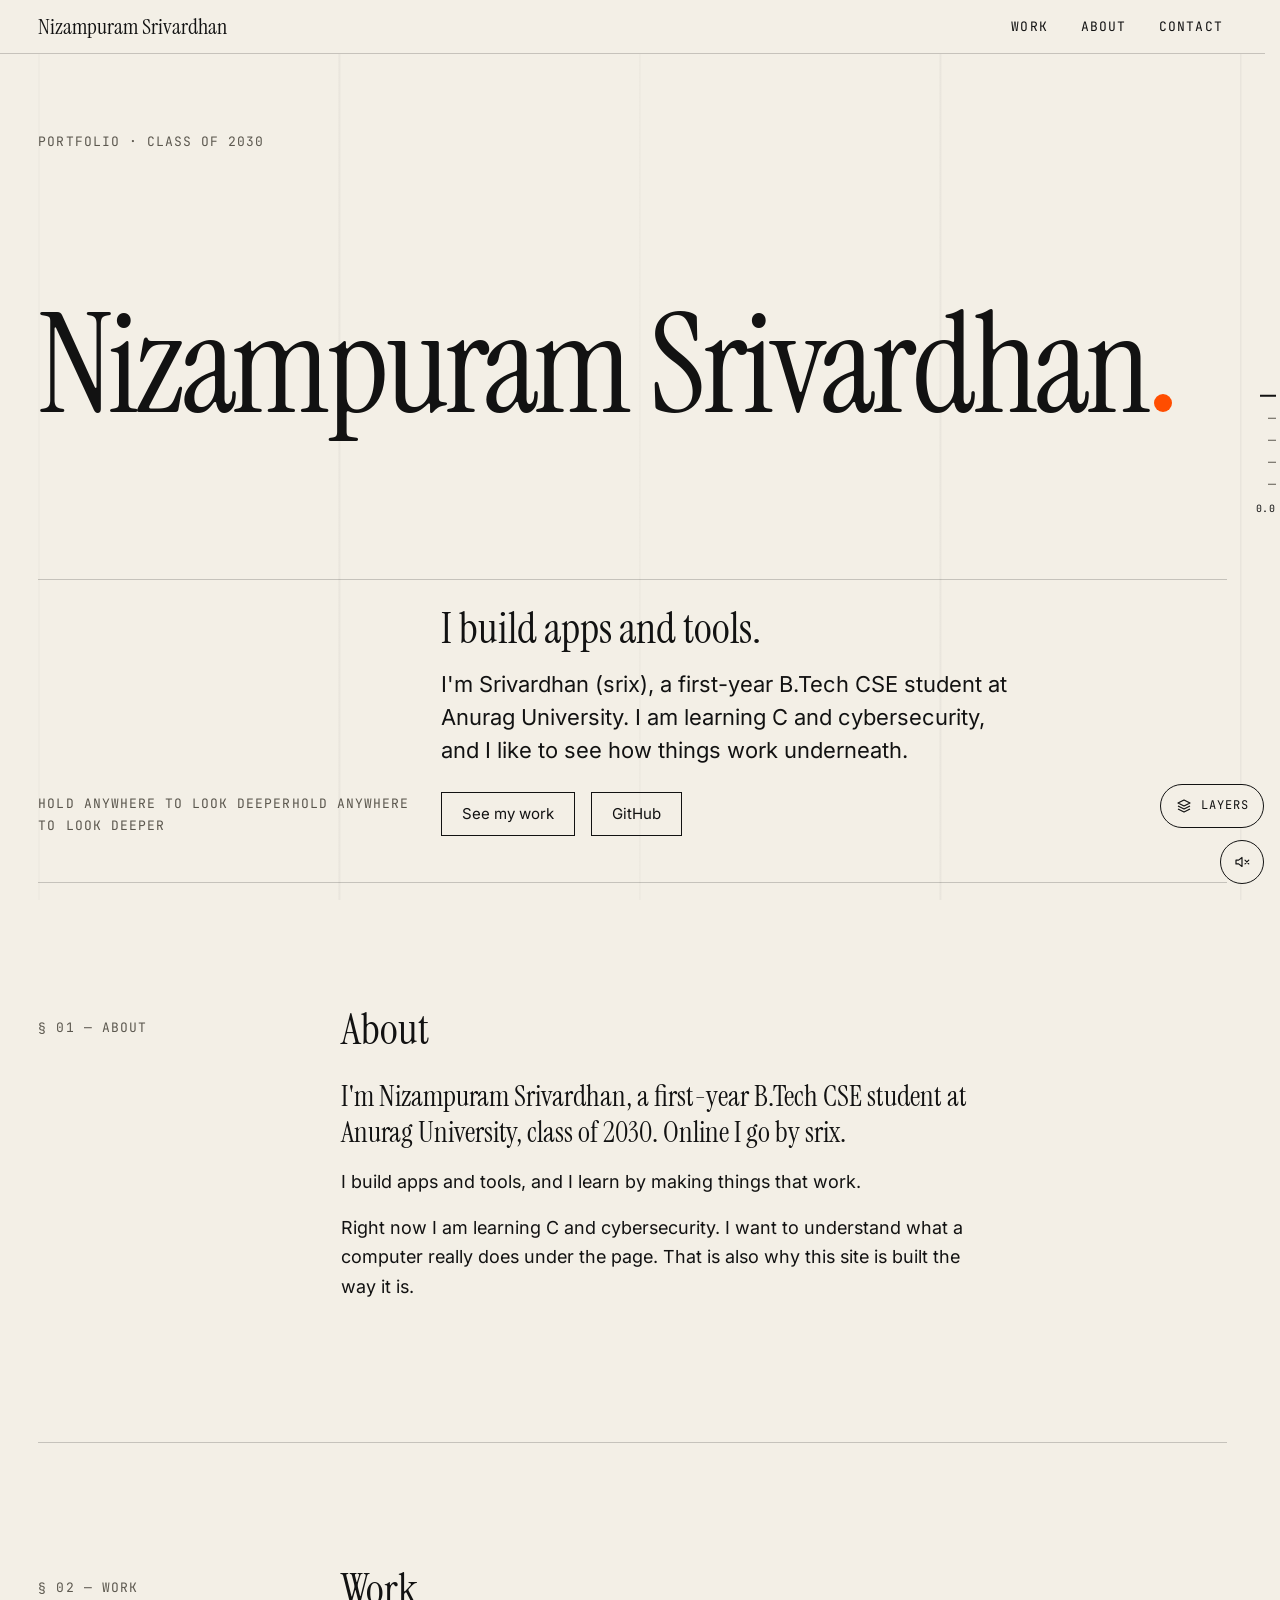
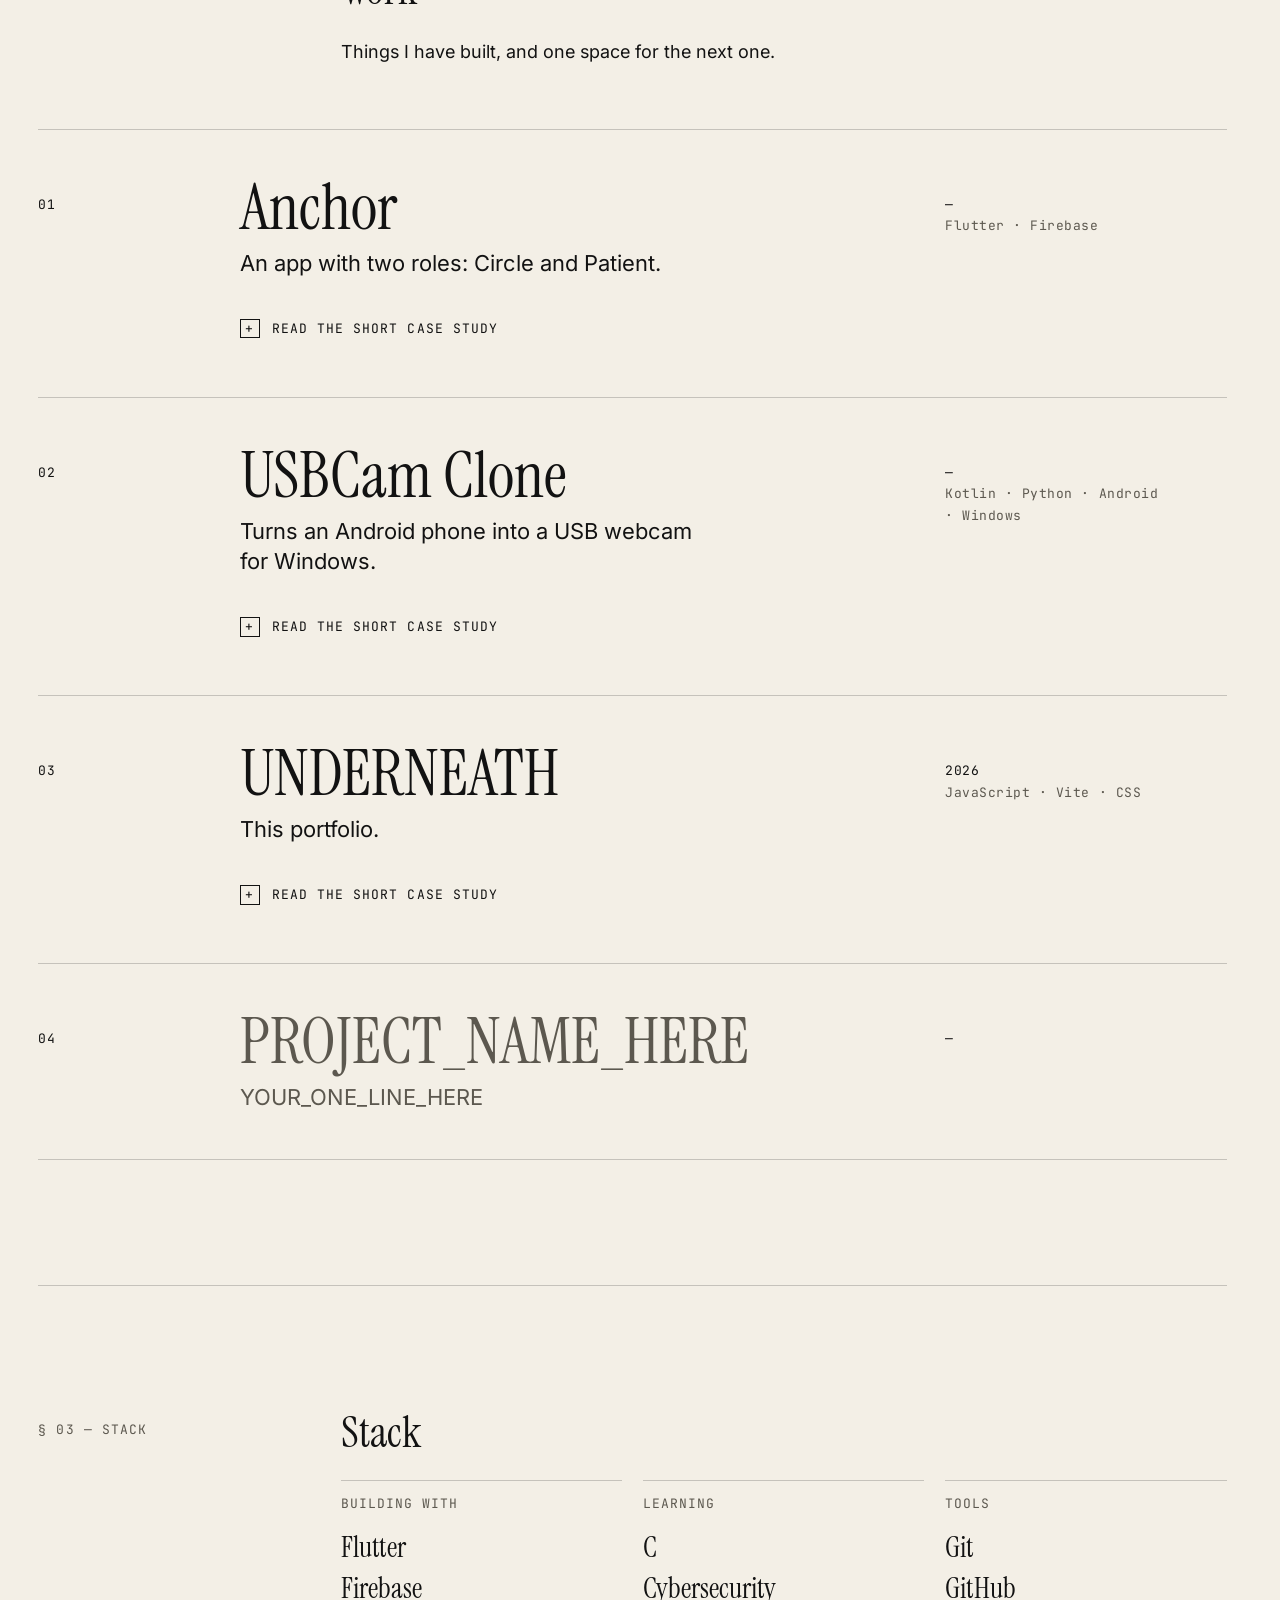
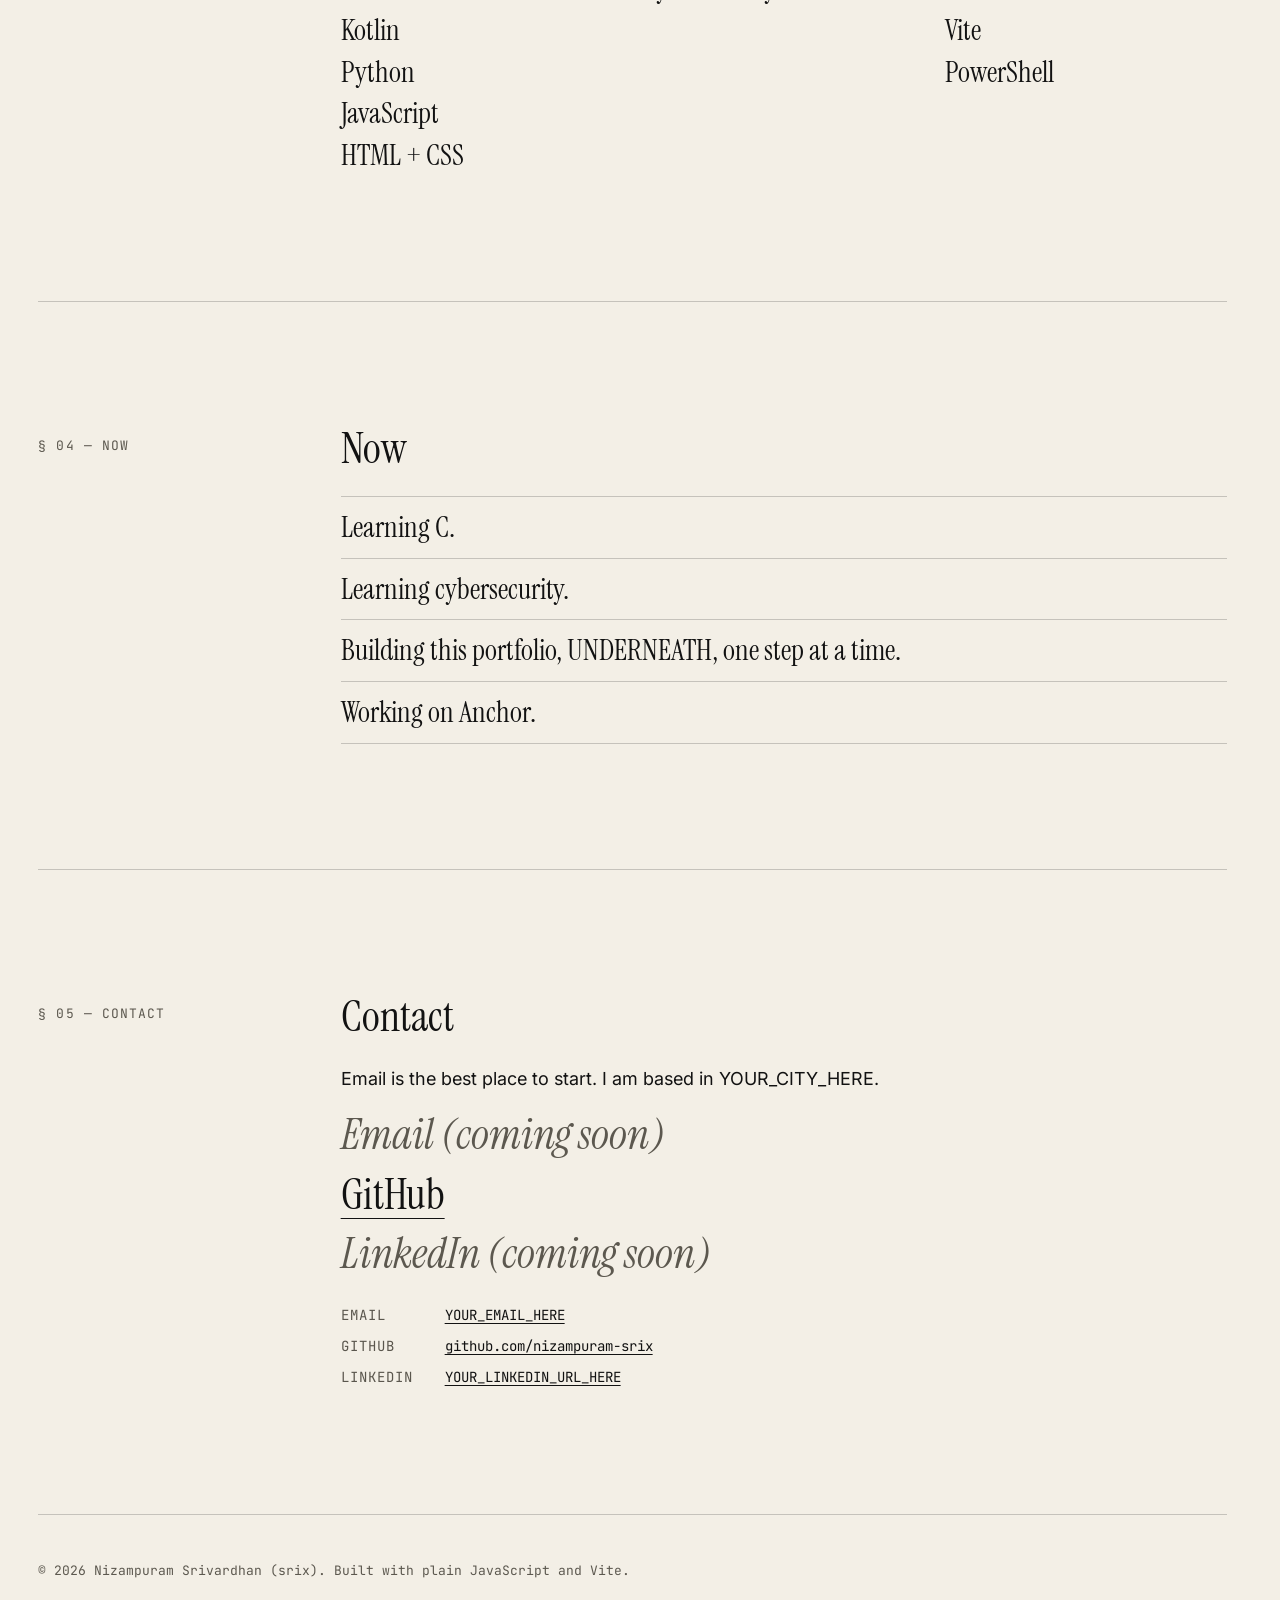
<file: index.html>
<!doctype html>
<html lang="en">
  <head>
    <meta charset="UTF-8" />
    <meta name="viewport" content="width=device-width, initial-scale=1.0" />
    <title>Nizampuram Srivardhan (srix) &middot; UNDERNEATH</title>
    <meta
      name="description"
      content="Portfolio of Nizampuram Srivardhan (srix), a first-year B.Tech CSE student who builds apps and tools. Hold anywhere to look under the page."
    />
    <meta name="author" content="Nizampuram Srivardhan" />
    <meta name="robots" content="index, follow" />
    <meta name="theme-color" content="#F3EFE6" />
    <link rel="canonical" href="https://nizampuram-srix.github.io/underneath/" />
    <link rel="icon" type="image/svg+xml" href="./favicon.svg" />

    <meta property="og:type" content="website" />
    <meta property="og:site_name" content="UNDERNEATH" />
    <meta property="og:title" content="Nizampuram Srivardhan (srix) &middot; UNDERNEATH" />
    <meta
      property="og:description"
      content="A portfolio with a lens. Hold anywhere to look under the page: Blueprint, Source, Memory, Silicon."
    />
    <meta property="og:url" content="https://nizampuram-srix.github.io/underneath/" />
    <meta property="og:image" content="https://nizampuram-srix.github.io/underneath/og.png" />
    <meta property="og:image:width" content="1200" />
    <meta property="og:image:height" content="630" />
    <meta property="og:image:alt" content="The UNDERNEATH hero with a glass lens open on the page." />
    <meta property="og:locale" content="en" />

    <meta name="twitter:card" content="summary_large_image" />
    <meta name="twitter:title" content="Nizampuram Srivardhan (srix) &middot; UNDERNEATH" />
    <meta
      name="twitter:description"
      content="A portfolio with a lens. Hold anywhere to look under the page."
    />
    <meta name="twitter:image" content="https://nizampuram-srix.github.io/underneath/og.png" />
    <meta name="twitter:image:alt" content="The UNDERNEATH hero with a glass lens open on the page." />
    <script type="module" crossorigin src="./assets/index-VOHWRD5b.js"></script>
    <link rel="stylesheet" crossorigin href="./assets/index-8d0IFa6C.css">
  </head>
  <body>
    <div id="app"></div>
    <noscript>
      <div style="padding: 1rem; font-family: sans-serif; max-width: 40rem">
        <h1>Nizampuram Srivardhan (srix)</h1>
        <p>
          First-year B.Tech CSE student. I build apps and tools, and I am learning C and
          cybersecurity.
        </p>
        <ul>
          <li>Anchor: a Flutter + Firebase app with Circle and Patient roles.</li>
          <li>USBCam Clone: turns an Android phone into a USB webcam for Windows.</li>
          <li>UNDERNEATH: this portfolio.</li>
        </ul>
        <p>
          This page needs JavaScript to show the full site. My code is on
          <a href="https://github.com/nizampuram-srix">github.com/nizampuram-srix</a>.
        </p>
      </div>
    </noscript>

    <!-- Deep overlay: decoration only. All 4 layers are real now (steps 4 and 5). Slabs are made by JS. -->
    <div id="deep" aria-hidden="true">
      <div class="deep-layer" data-layer="1"></div>
      <div class="deep-layer" data-layer="2"></div>
      <div class="deep-layer" data-layer="3"></div>
      <div class="deep-layer" data-layer="4"></div>

      <div class="deep-ring" data-ring="1"></div>
      <div class="deep-ring" data-ring="2"></div>
      <div class="deep-ring" data-ring="3"></div>
      <div class="deep-ring" data-ring="4"></div>

      <div class="deep-cursor"></div>

      <div class="deep-hud"><span class="deep-hud__text">L0 &middot; SURFACE &middot; &mdash;</span></div>

      <div class="deep-meter">
        <ul class="deep-meter__ticks">
          <li class="deep-meter__tick is-active"><span class="deep-meter__label">SURFACE</span><span class="deep-meter__mark"></span></li>
          <li class="deep-meter__tick"><span class="deep-meter__label">BLUEPRINT</span><span class="deep-meter__mark"></span></li>
          <li class="deep-meter__tick"><span class="deep-meter__label">SOURCE</span><span class="deep-meter__mark"></span></li>
          <li class="deep-meter__tick"><span class="deep-meter__label">MEMORY</span><span class="deep-meter__mark"></span></li>
          <li class="deep-meter__tick"><span class="deep-meter__label">SILICON</span><span class="deep-meter__mark"></span></li>
        </ul>
        <p class="deep-meter__num">0.0</p>
      </div>
    </div>

  </body>
</html>
</file>
<file: assets/index-8d0IFa6C.css>
@font-face{font-family:"Instrument Serif";font-style:normal;font-display:swap;font-weight:400;src:url(./instrument-serif-latin-ext-400-normal-C2je3j2s.woff2) format("woff2"),url(./instrument-serif-latin-ext-400-normal-CFCUzsTy.woff) format("woff");unicode-range:U+0100-02BA,U+02BD-02C5,U+02C7-02CC,U+02CE-02D7,U+02DD-02FF,U+0304,U+0308,U+0329,U+1D00-1DBF,U+1E00-1E9F,U+1EF2-1EFF,U+2020,U+20A0-20AB,U+20AD-20C0,U+2113,U+2C60-2C7F,U+A720-A7FF}@font-face{font-family:"Instrument Serif";font-style:normal;font-display:swap;font-weight:400;src:url(./instrument-serif-latin-400-normal-DnYpCC2O.woff2) format("woff2"),url(./instrument-serif-latin-400-normal-BVbkICAY.woff) format("woff");unicode-range:U+0000-00FF,U+0131,U+0152-0153,U+02BB-02BC,U+02C6,U+02DA,U+02DC,U+0304,U+0308,U+0329,U+2000-206F,U+20AC,U+2122,U+2191,U+2193,U+2212,U+2215,U+FEFF,U+FFFD}@font-face{font-family:"Instrument Serif";font-style:italic;font-display:swap;font-weight:400;src:url(./instrument-serif-latin-ext-400-italic-C9HzH3YL.woff2) format("woff2"),url(./instrument-serif-latin-ext-400-italic-D7-lnxEk.woff) format("woff");unicode-range:U+0100-02BA,U+02BD-02C5,U+02C7-02CC,U+02CE-02D7,U+02DD-02FF,U+0304,U+0308,U+0329,U+1D00-1DBF,U+1E00-1E9F,U+1EF2-1EFF,U+2020,U+20A0-20AB,U+20AD-20C0,U+2113,U+2C60-2C7F,U+A720-A7FF}@font-face{font-family:"Instrument Serif";font-style:italic;font-display:swap;font-weight:400;src:url(./instrument-serif-latin-400-italic-DKMiL14s.woff2) format("woff2"),url(./instrument-serif-latin-400-italic-u__WvvIK.woff) format("woff");unicode-range:U+0000-00FF,U+0131,U+0152-0153,U+02BB-02BC,U+02C6,U+02DA,U+02DC,U+0304,U+0308,U+0329,U+2000-206F,U+20AC,U+2122,U+2191,U+2193,U+2212,U+2215,U+FEFF,U+FFFD}@font-face{font-family:Inter Variable;font-style:normal;font-display:swap;font-weight:100 900;src:url(./inter-cyrillic-ext-wght-normal-BOeWTOD4.woff2) format("woff2-variations");unicode-range:U+0460-052F,U+1C80-1C8A,U+20B4,U+2DE0-2DFF,U+A640-A69F,U+FE2E-FE2F}@font-face{font-family:Inter Variable;font-style:normal;font-display:swap;font-weight:100 900;src:url(./inter-cyrillic-wght-normal-DqGufNeO.woff2) format("woff2-variations");unicode-range:U+0301,U+0400-045F,U+0490-0491,U+04B0-04B1,U+2116}@font-face{font-family:Inter Variable;font-style:normal;font-display:swap;font-weight:100 900;src:url(./inter-greek-ext-wght-normal-DlzME5K_.woff2) format("woff2-variations");unicode-range:U+1F00-1FFF}@font-face{font-family:Inter Variable;font-style:normal;font-display:swap;font-weight:100 900;src:url(./inter-greek-wght-normal-CkhJZR-_.woff2) format("woff2-variations");unicode-range:U+0370-0377,U+037A-037F,U+0384-038A,U+038C,U+038E-03A1,U+03A3-03FF}@font-face{font-family:Inter Variable;font-style:normal;font-display:swap;font-weight:100 900;src:url(./inter-vietnamese-wght-normal-CBcvBZtf.woff2) format("woff2-variations");unicode-range:U+0102-0103,U+0110-0111,U+0128-0129,U+0168-0169,U+01A0-01A1,U+01AF-01B0,U+0300-0301,U+0303-0304,U+0308-0309,U+0323,U+0329,U+1EA0-1EF9,U+20AB}@font-face{font-family:Inter Variable;font-style:normal;font-display:swap;font-weight:100 900;src:url(./inter-latin-ext-wght-normal-DO1Apj_S.woff2) format("woff2-variations");unicode-range:U+0100-02BA,U+02BD-02C5,U+02C7-02CC,U+02CE-02D7,U+02DD-02FF,U+0304,U+0308,U+0329,U+1D00-1DBF,U+1E00-1E9F,U+1EF2-1EFF,U+2020,U+20A0-20AB,U+20AD-20C0,U+2113,U+2C60-2C7F,U+A720-A7FF}@font-face{font-family:Inter Variable;font-style:normal;font-display:swap;font-weight:100 900;src:url(./inter-latin-wght-normal-Dx4kXJAl.woff2) format("woff2-variations");unicode-range:U+0000-00FF,U+0131,U+0152-0153,U+02BB-02BC,U+02C6,U+02DA,U+02DC,U+0304,U+0308,U+0329,U+2000-206F,U+20AC,U+2122,U+2191,U+2193,U+2212,U+2215,U+FEFF,U+FFFD}@font-face{font-family:JetBrains Mono Variable;font-style:normal;font-display:swap;font-weight:100 800;src:url([data-uri]) format("woff2-variations");unicode-range:U+0460-052F,U+1C80-1C8A,U+20B4,U+2DE0-2DFF,U+A640-A69F,U+FE2E-FE2F}@font-face{font-family:JetBrains Mono Variable;font-style:normal;font-display:swap;font-weight:100 800;src:url(./jetbrains-mono-cyrillic-wght-normal-D73BlboJ.woff2) format("woff2-variations");unicode-range:U+0301,U+0400-045F,U+0490-0491,U+04B0-04B1,U+2116}@font-face{font-family:JetBrains Mono Variable;font-style:normal;font-display:swap;font-weight:100 800;src:url(./jetbrains-mono-greek-wght-normal-Bw9x6K1M.woff2) format("woff2-variations");unicode-range:U+0370-0377,U+037A-037F,U+0384-038A,U+038C,U+038E-03A1,U+03A3-03FF}@font-face{font-family:JetBrains Mono Variable;font-style:normal;font-display:swap;font-weight:100 800;src:url(./jetbrains-mono-vietnamese-wght-normal-Bt-aOZkq.woff2) format("woff2-variations");unicode-range:U+0102-0103,U+0110-0111,U+0128-0129,U+0168-0169,U+01A0-01A1,U+01AF-01B0,U+0300-0301,U+0303-0304,U+0308-0309,U+0323,U+0329,U+1EA0-1EF9,U+20AB}@font-face{font-family:JetBrains Mono Variable;font-style:normal;font-display:swap;font-weight:100 800;src:url(./jetbrains-mono-latin-ext-wght-normal-DBQx-q_a.woff2) format("woff2-variations");unicode-range:U+0100-02BA,U+02BD-02C5,U+02C7-02CC,U+02CE-02D7,U+02DD-02FF,U+0304,U+0308,U+0329,U+1D00-1DBF,U+1E00-1E9F,U+1EF2-1EFF,U+2020,U+20A0-20AB,U+20AD-20C0,U+2113,U+2C60-2C7F,U+A720-A7FF}@font-face{font-family:JetBrains Mono Variable;font-style:normal;font-display:swap;font-weight:100 800;src:url(./jetbrains-mono-latin-wght-normal-B9CIFXIH.woff2) format("woff2-variations");unicode-range:U+0000-00FF,U+0131,U+0152-0153,U+02BB-02BC,U+02C6,U+02DA,U+02DC,U+0304,U+0308,U+0329,U+2000-206F,U+20AC,U+2122,U+2191,U+2193,U+2212,U+2215,U+FEFF,U+FFFD}:root{--paper: #f3efe6;--ink: #121212;--accent: #ff4d00;--bp: #0a2a5e;--src: #0e0f12;--mem: #000000;--sil: #000000;--amber: #ffb000;--cyan: #00e5ff;--ink-2: #5c584f;--line: rgba(18, 18, 18, .2);--grid-line: rgba(18, 18, 18, .04);--font-head: "Instrument Serif", Georgia, "Times New Roman", serif;--font-body: "Inter Variable", Inter, system-ui, "Segoe UI", sans-serif;--font-mono: "JetBrains Mono Variable", "JetBrains Mono", Consolas, monospace;--step--1: clamp(.75rem, .72rem + .12vw, .8125rem);--step-0: clamp(1rem, .96rem + .2vw, 1.125rem);--step-1: clamp(1.125rem, 1.05rem + .4vw, 1.375rem);--step-2: clamp(1.375rem, 1.2rem + .8vw, 1.875rem);--step-3: clamp(1.75rem, 1.4rem + 1.6vw, 2.75rem);--step-4: clamp(2.25rem, 1.6rem + 3vw, 4.25rem);--step-name: clamp(3.5rem, 1.47rem + 9.03vw, 10.5rem);--space-3xs: .25rem;--space-2xs: .5rem;--space-xs: .75rem;--space-s: 1rem;--space-m: clamp(1.25rem, 1.1rem + .6vw, 1.75rem);--space-l: clamp(2rem, 1.6rem + 1.6vw, 3rem);--space-xl: clamp(3rem, 2.2rem + 3.2vw, 5rem);--space-2xl: clamp(4.5rem, 3rem + 6vw, 8rem);--measure: 80rem;--gutter: clamp(1.25rem, .8rem + 2vw, 2.5rem);--col-gap: clamp(.75rem, .5rem + 1vw, 1.5rem);--ease: cubic-bezier(.2, .7, .2, 1);--dur: .7s;--dur-fast: .22s;color-scheme:light}*,*:before,*:after{box-sizing:border-box}html{-webkit-text-size-adjust:100%;scroll-padding-top:6rem}@media(prefers-reduced-motion:no-preference){html{scroll-behavior:smooth}}body{margin:0;background:var(--paper);color:var(--ink);font-family:var(--font-body);font-size:var(--step-0);line-height:1.65;-webkit-font-smoothing:antialiased}body:before{content:"";position:fixed;top:0;bottom:0;left:50%;width:min(100% - 2 * var(--gutter),var(--measure) - 2 * var(--gutter));transform:translate(-50%);border-right:1px solid var(--grid-line);background-image:repeating-linear-gradient(to right,var(--grid-line) 0,var(--grid-line) 1px,transparent 1px,transparent 25%);pointer-events:none;z-index:-1}::selection{background:var(--ink);color:var(--paper)}h1,h2,h3{margin:0;font-family:var(--font-head);font-weight:400;line-height:1.05;text-wrap:balance}h2{font-size:var(--step-3);margin-bottom:var(--space-m)}p{margin:0 0 var(--space-s);max-width:40rem;text-wrap:pretty}a{color:inherit;text-decoration-line:underline;text-decoration-thickness:1px;text-underline-offset:.22em}a:hover{text-decoration-color:var(--accent);text-decoration-thickness:2px}:focus-visible{outline:3px solid var(--ink);outline-offset:4px}#surface:focus{outline:none}.nav,.actions,.links,.tags,.now-list{list-style:none;margin:0;padding:0}.skip-link{position:absolute;left:var(--gutter);top:-5rem;z-index:30;padding:.75rem 1.25rem;background:var(--ink);color:var(--paper)}.skip-link:focus{top:.75rem}.block{position:relative;max-width:var(--measure);margin-inline:auto;padding-inline:var(--gutter)}.label,.eyebrow{margin:0;font-family:var(--font-mono);font-size:var(--step--1);letter-spacing:.08em;text-transform:uppercase;color:var(--ink-2)}.site-header{position:sticky;top:0;z-index:20;display:flex;flex-wrap:wrap;align-items:center;justify-content:space-between;gap:0 var(--space-m);max-width:none;padding-block:var(--space-3xs);padding-inline:calc(max(0px,(100% - var(--measure)) / 2) + var(--gutter));background:var(--paper);border-bottom:1px solid var(--line)}.brand{padding-block:.6rem;font-family:var(--font-head);font-size:var(--step-1);line-height:1;text-decoration:none}.nav{display:flex;gap:0 var(--space-m)}.nav a{display:inline-block;padding:.75rem .25rem;font-family:var(--font-mono);font-size:var(--step--1);letter-spacing:.08em;text-transform:uppercase;text-decoration:none}.nav a:hover{text-decoration:underline;text-decoration-color:var(--accent);text-decoration-thickness:2px;text-underline-offset:.4em}.hero{display:flex;flex-direction:column;justify-content:space-between;gap:var(--space-xl);min-height:clamp(34rem,calc(100vh - 4.5rem),62rem);min-height:clamp(34rem,calc(100svh - 4.5rem),62rem);padding-top:var(--space-xl);padding-bottom:var(--space-l)}.hero h1{font-size:var(--step-name);line-height:.95;letter-spacing:-.025em;overflow-wrap:anywhere}.nobreak{white-space:nowrap}.dot{display:inline-block;width:.13em;height:.13em;margin-left:.05em;border-radius:50%;background:var(--accent)}.hero__bottom{display:grid;grid-template-columns:repeat(12,minmax(0,1fr));column-gap:var(--col-gap);row-gap:var(--space-l);padding-top:var(--space-m);border-top:1px solid var(--line)}.hero__body,.hero__hint{grid-column:1 / -1}.hero__headline{margin-bottom:var(--space-s);font-family:var(--font-head);font-size:var(--step-3);line-height:1.1}.lead{max-width:36rem;font-size:var(--step-1);line-height:1.5}.actions{display:flex;flex-wrap:wrap;gap:var(--space-xs) var(--space-s);margin-top:var(--space-m)}.button{display:inline-flex;align-items:center;min-height:2.75rem;padding:0 1.25rem;border:1px solid var(--ink);font-size:.9375rem;text-decoration:none;transition:background-color var(--dur-fast) var(--ease),color var(--dur-fast) var(--ease)}.button:hover{background:var(--ink);color:var(--paper)}.hero__hint{min-height:2rem;font-family:var(--font-mono);font-size:var(--step--1);letter-spacing:.08em;text-transform:uppercase;color:var(--ink-2)}.hero__hint.is-visible:before{content:attr(data-hint)}.about,.work__head,.stack,.now,.contact{display:grid;grid-template-columns:repeat(12,minmax(0,1fr));column-gap:var(--col-gap)}.about,.stack,.now,.contact{padding-block:var(--space-2xl)}.work__head{padding-top:var(--space-2xl);padding-bottom:var(--space-l)}.work{padding-bottom:var(--space-2xl)}.about:before,.work__head:before,.stack:before,.now:before,.contact:before,.site-footer:before{content:"";position:absolute;top:0;left:var(--gutter);right:var(--gutter);border-top:1px solid var(--line)}.about>*,.work__head>*,.stack>*,.now>*,.contact>*{grid-column:1 / -1}.label{margin-bottom:var(--space-s)}.about__lead{font-family:var(--font-head);font-size:var(--step-2);line-height:1.25}.project__row{display:grid;grid-template-columns:repeat(12,minmax(0,1fr));column-gap:var(--col-gap);row-gap:var(--space-xs);padding-block:var(--space-l);border-top:1px solid var(--line)}.project:last-of-type .project__row{border-bottom:1px solid var(--line)}.project__num,.project__main,.project__meta,.project__study{grid-column:1 / -1}.project__num,.project__meta p{margin:0;font-family:var(--font-mono);font-size:var(--step--1);letter-spacing:.04em}.project__stack{color:var(--ink-2)}.project__title{position:relative;margin-bottom:var(--space-2xs);font-size:var(--step-4);line-height:1}.project__title-text{display:block;transition:transform var(--dur-fast) var(--ease)}.project__title:before{content:"";position:absolute;left:0;top:.08em;bottom:.08em;width:3px;background:var(--accent);opacity:0;transform:scaleY(.4);transform-origin:top;transition:opacity var(--dur-fast) var(--ease),transform var(--dur-fast) var(--ease)}.project__row:hover .project__title-text{transform:translate(12px)}.project__row:hover .project__title:before{opacity:1;transform:none}.project__row:has(:focus-visible) .project__title-text{transform:translate(12px)}.project__row:has(:focus-visible) .project__title:before{opacity:1;transform:none}.project__tagline{margin:0;max-width:32rem;font-size:var(--step-1);line-height:1.4}.project--empty .project__title,.project--empty .project__tagline{color:var(--ink-2)}.project__study{margin-top:var(--space-s)}.project__study summary{display:inline-flex;align-items:center;gap:.75rem;min-height:2.75rem;cursor:pointer;list-style:none;font-family:var(--font-mono);font-size:var(--step--1);letter-spacing:.08em;text-transform:uppercase}.project__study summary::-webkit-details-marker{display:none}.project__study summary:before{content:"+";content:"+" / "";width:1.25rem;border:1px solid currentColor;line-height:1.1rem;text-align:center}.project__study[open] summary:before{content:"−";content:"−" / ""}.project__body{padding:var(--space-s) 0 var(--space-xs)}.project__kind{font-family:var(--font-mono);font-size:var(--step--1);letter-spacing:.08em;text-transform:uppercase;color:var(--ink-2)}.links{display:flex;flex-wrap:wrap;gap:var(--space-2xs) var(--space-m)}.link-todo{font-style:italic;color:var(--ink-2)}.stack__groups{display:grid;grid-template-columns:repeat(auto-fit,minmax(12rem,1fr));gap:var(--space-l) var(--col-gap)}.stack-group{padding-top:var(--space-s);border-top:1px solid var(--line)}.stack-group h3{margin-bottom:var(--space-s);font-family:var(--font-mono);font-size:var(--step--1);letter-spacing:.08em;text-transform:uppercase;color:var(--ink-2)}.tags li,.now-list li{font-family:var(--font-head);font-size:var(--step-2);line-height:1.25}.tags li{padding-block:.15rem}.now-list li{padding-block:var(--space-xs);border-bottom:1px solid var(--line)}.now-list li:first-child{border-top:1px solid var(--line)}.contact .links{flex-direction:column;gap:var(--space-2xs)}.contact .links li{font-family:var(--font-head);font-size:var(--step-3);line-height:1.2}.site-footer{padding-block:var(--space-l) var(--space-xl);font-family:var(--font-mono);font-size:var(--step--1);color:var(--ink-2)}.site-footer p{margin:0;max-width:none}@media(min-width:56rem){.hero__body{grid-column:5 / 13;grid-row:1}.hero__hint{grid-column:1 / 5;grid-row:1;align-self:end}.label,.about>h2,.work__head>h2,.stack>h2,.now>h2,.contact>h2{grid-row:1}.label{grid-column:1 / 4;padding-top:.6rem}.about>:not(.label),.work__head>:not(.label),.stack>:not(.label),.now>:not(.label),.contact>:not(.label){grid-column:4 / 13}.project__num{grid-column:1 / 3;padding-top:calc(var(--step-4) * .28)}.project__main,.project__study{grid-column:3 / 10}.project__meta{grid-column:10 / 13;padding-top:calc(var(--step-4) * .28)}}.reveal-on #surface .block{opacity:0;transform:translateY(1.25rem);transition:opacity var(--dur) var(--ease),transform var(--dur) var(--ease)}.reveal-on #surface .block.is-in{opacity:1;transform:none}@media(prefers-reduced-motion:reduce){*,*:before,*:after{transition-duration:.01ms!important;animation:none!important;scroll-behavior:auto!important}.reveal-on #surface .block{opacity:1;transform:none}.project__row:hover .project__title-text,.project__row:has(:focus-visible) .project__title-text{transform:none}}#deep{--lx: -200px;--ly: -200px;--r1: 0px;--r2: 0px;--r3: 0px;--r4: 0px;display:none;position:fixed;inset:0;z-index:100;overflow:hidden}html.deep-on #deep{display:block}#deep,#deep *{pointer-events:none}html.deep-on,html.deep-on body{touch-action:manipulation}html.is-drilling,html.is-drilling *{-webkit-user-select:none;user-select:none;-webkit-touch-callout:none;cursor:none!important}html.is-drilling,html.is-drilling body{touch-action:none}.deep-layer{position:fixed;inset:0}.deep-layer[data-layer="1"]{--rr: var(--r1);background:var(--bp);color:#fff;clip-path:circle(var(--r1) at var(--lx) var(--ly))}.deep-layer[data-layer="2"]{--rr: var(--r2);background:var(--src);color:#9cdcfe;clip-path:circle(var(--r2) at var(--lx) var(--ly))}.deep-layer[data-layer="3"]{--rr: var(--r3);background:var(--mem);color:var(--amber);clip-path:circle(var(--r3) at var(--lx) var(--ly))}.deep-layer[data-layer="4"]{--rr: var(--r4);background:var(--sil);color:var(--cyan);clip-path:circle(var(--r4) at var(--lx) var(--ly))}.deep-inner{position:absolute;left:0;top:0;width:0;height:0}html.is-portal .deep-layer{inset:0 auto auto 0;width:calc(var(--rr) * 2);height:calc(var(--rr) * 2);overflow:hidden;border-radius:50%;clip-path:none;transform:translate3d(calc(var(--lx) - var(--rr)),calc(var(--ly) - var(--rr)),0)}html.is-portal .deep-inner{transform:translate3d(calc(var(--rr) - var(--lx)),calc(var(--rr) - var(--ly)),0)}.slab{position:absolute;left:0;top:0;display:none;box-sizing:border-box;contain:layout paint}.slab.is-near{display:block}.slab[data-slab-layer="1"]{color:#fff;font-family:var(--font-mono);font-size:10px;line-height:12px;letter-spacing:0;background-image:linear-gradient(rgba(255,255,255,.07) 1px,transparent 1px),linear-gradient(90deg,rgba(255,255,255,.07) 1px,transparent 1px);background-size:8px 8px}.bp-box{position:absolute;left:0;top:0;box-sizing:border-box;outline:1px solid rgba(255,255,255,.85);outline-offset:-1px}.bp-box[hidden]{display:none}.bp-box--root{outline-color:#fff}.bp-box:before{content:"";position:absolute;inset:-4px;pointer-events:none;background:linear-gradient(#fff,#fff) 0 0 / 7px 1px,linear-gradient(#fff,#fff) 0 0 / 1px 7px,linear-gradient(#fff,#fff) 100% 0 / 7px 1px,linear-gradient(#fff,#fff) 100% 0 / 1px 7px,linear-gradient(#fff,#fff) 0 100% / 7px 1px,linear-gradient(#fff,#fff) 0 100% / 1px 7px,linear-gradient(#fff,#fff) 100% 100% / 7px 1px,linear-gradient(#fff,#fff) 100% 100% / 1px 7px;background-repeat:no-repeat}.bp-label{position:absolute;left:0;top:0;z-index:1;padding:0 3px;background:var(--bp);color:#fff;font-size:10px;line-height:12px;white-space:nowrap}.bp-label[hidden]{display:none}.bp-dim{position:absolute;box-sizing:border-box}.bp-dim[hidden]{display:none}.bp-dim--pad{color:#ffffff8c}.bp-dim--mar{color:#ffffff52}.bp-dim.is-v{background:linear-gradient(currentColor,currentColor) 50% 0 / 1px 100% no-repeat,linear-gradient(currentColor,currentColor) 50% 0 / 7px 1px no-repeat,linear-gradient(currentColor,currentColor) 50% 100% / 7px 1px no-repeat}.bp-dim.is-h{background:linear-gradient(currentColor,currentColor) 0 50% / 100% 1px no-repeat,linear-gradient(currentColor,currentColor) 0 50% / 1px 7px no-repeat,linear-gradient(currentColor,currentColor) 100% 50% / 1px 7px no-repeat}.bp-dim[data-v]:after{content:attr(data-v);position:absolute;left:50%;top:50%;transform:translate(-50%,-50%);padding:0 2px;background:var(--bp);color:inherit;font-size:10px;line-height:12px}.slab[data-slab-layer="2"]{overflow:hidden;padding:8px 10px;color:#d4d4d4;font-family:var(--font-mono);font-size:11px;line-height:15px;letter-spacing:0;box-shadow:inset 0 0 0 1px #9cdcfe24}.src-html,.src-rule{margin:0;padding:0;background:none;color:inherit;font:inherit;white-space:pre}.src-rule{margin-top:15px}.src-fade{position:absolute;left:0;right:0;bottom:0;height:40px;background:linear-gradient(to bottom,transparent,var(--src))}.tk-tag{color:#569cd6}.tk-attr,.tk-prop{color:#9cdcfe}.tk-str{color:#ce9178}.tk-com{color:#6a9955}.tk-pun{color:gray}.tk-txt{color:#d4d4d4}.tk-sel{color:#d7ba7d}.tk-val{color:#b5cea8}.src-swatch{display:inline-block;width:8px;height:8px;margin-right:5px;vertical-align:-1px;outline:1px solid rgba(255,255,255,.35)}.slab[data-slab-layer="3"]{overflow:hidden;color:var(--amber);font-family:var(--font-mono);font-size:11px;line-height:15px;letter-spacing:0}.mem-col{position:absolute;top:8px;margin:0;padding:0;background:none;color:inherit;font:inherit;white-space:pre}.mem-col[hidden]{display:none}.mem-addr{color:#ffb0008c}.mem-hex{color:var(--amber)}.mem-asc{color:#ffb000cc}.mem-com{color:#ffb000b3}.mem-dim{opacity:.45}.mem-sig{color:#ffe08a;font-weight:700;text-shadow:0 0 6px rgba(255,200,80,.8)}.mem-head{position:absolute;left:0;right:0;top:8px;height:15px;background:#ffb00024;box-shadow:0 0 10px #ffb00040;will-change:transform;animation-name:mem-sweep;animation-duration:calc(var(--mem-rows, 8) * 90ms);animation-timing-function:steps(var(--mem-rows, 8),end);animation-iteration-count:infinite}@keyframes mem-sweep{0%{transform:translateY(0)}to{transform:translateY(calc(var(--mem-rows, 8) * 15px))}}.sil-canvas{position:absolute;left:0;top:0;display:block}.deep-ring{position:fixed;left:var(--lx);top:var(--ly);width:calc(var(--rr) * 2);height:calc(var(--rr) * 2);transform:translate(-50%,-50%);box-sizing:border-box;border:1px solid currentColor;border-radius:50%;box-shadow:0 0 8px currentColor,inset 0 0 8px currentColor;opacity:0}.deep-ring.is-open{opacity:1;animation:deep-glow 2.4s ease-in-out infinite alternate}.deep-ring[data-ring="1"]{--rr: var(--r1);color:#fff}.deep-ring[data-ring="2"]{--rr: var(--r2);color:#9cdcfe}.deep-ring[data-ring="3"]{--rr: var(--r3);color:var(--amber)}.deep-ring[data-ring="4"]{--rr: var(--r4);color:var(--cyan)}@keyframes deep-glow{0%{box-shadow:0 0 6px currentColor,inset 0 0 6px currentColor}to{box-shadow:0 0 14px currentColor,inset 0 0 12px currentColor}}.deep-cursor{position:fixed;left:var(--lx);top:var(--ly);width:10px;height:10px;margin:-5px 0 0 -5px;box-sizing:border-box;border:1.5px solid var(--ink);border-radius:50%;opacity:0;transition:opacity .16s ease,transform .16s ease}#deep[data-cursor=on] .deep-cursor{opacity:1}#deep.is-pressing .deep-cursor{transform:scale(.6)}#deep.is-open .deep-cursor{opacity:0}.deep-hud{position:fixed;left:calc(var(--lx) + var(--r1) + 14px);top:var(--ly);transform:translateY(-50%);padding:4px 8px;background:var(--ink);color:var(--paper);font-family:var(--font-mono);font-size:11px;letter-spacing:.06em;white-space:nowrap;opacity:0;transition:opacity .16s ease}.deep-hud[data-side=left]{left:calc(var(--lx) - var(--r1) - 14px);transform:translate(-100%,-50%)}#deep.is-open .deep-hud{opacity:1}.deep-meter{position:fixed;right:0;top:50%;transform:translateY(-50%);padding:8px 4px 6px 10px;border:1px solid transparent;border-right:0;font-family:var(--font-mono);font-size:10px;letter-spacing:.08em;text-transform:uppercase;color:var(--ink-2)}#deep.is-open .deep-meter{background:var(--paper);border-color:var(--line)}.deep-meter__ticks{list-style:none;margin:0;padding:0}.deep-meter__tick{display:flex;align-items:center;justify-content:flex-end;gap:8px;height:22px}.deep-meter__label{opacity:0}#deep.is-open .deep-meter__label{opacity:1}.deep-meter__mark{display:block;width:8px;height:1px;background:var(--ink-2)}.deep-meter__tick.is-active .deep-meter__mark{width:16px;height:2px;background:var(--ink)}.deep-meter__tick.is-active .deep-meter__label{color:var(--ink)}.deep-meter__num{margin:6px 0 0;max-width:none;text-align:right;color:var(--ink)}.deep-debug{position:fixed;left:8px;bottom:8px;padding:4px 8px;background:var(--ink);color:var(--paper);font-family:var(--font-mono);font-size:11px;letter-spacing:.04em}#deep.is-peeled .deep-ring,#deep.is-peeled .deep-ring.is-open{opacity:0;animation:none}#deep.is-peeled .deep-hud,#deep.is-peeled .deep-hud[data-side=left]{left:16px;top:72px;transform:none}.human-charge{position:fixed;left:var(--lx);top:var(--ly);width:140px;height:140px;transform:translate(-50%,-50%);overflow:visible;opacity:0}.human-charge__track{fill:none;stroke:#ffffff29;stroke-width:2}.human-charge__fill{fill:none;stroke:var(--accent);stroke-width:3;stroke-linecap:round;filter:drop-shadow(0 0 5px var(--accent))}html.human-on{overflow:hidden}.human{position:fixed;inset:0;z-index:110;display:flex;flex-direction:column;background:#07080a;color:#f3efe6;outline:none}.human[hidden]{display:none}.human__top{display:flex;align-items:center;justify-content:space-between;gap:16px;padding:20px clamp(20px,4vw,48px);border-bottom:1px solid rgba(243,239,230,.14)}.human__label{margin:0;font-family:var(--font-mono);font-size:12px;letter-spacing:.14em;text-transform:uppercase;color:#f3efe6b8}.human__back,.human__toggle,.human__btn{display:inline-flex;align-items:center;gap:10px;min-height:44px;padding:0 18px;border:1px solid rgba(243,239,230,.55);border-radius:0;background:transparent;color:#f3efe6;font-family:var(--font-mono);font-size:12px;letter-spacing:.08em;text-transform:uppercase;text-decoration:none;cursor:pointer;touch-action:manipulation;transition:background-color .16s ease,color .16s ease}.human__back:hover,.human__toggle:hover,.human__btn:hover{background:#f3efe6;color:#07080a}.human__back:focus-visible,.human__toggle:focus-visible,.human__btn:focus-visible{outline:2px solid var(--accent);outline-offset:3px}.human__esc{padding:1px 6px;border:1px solid currentColor;font-size:10px;opacity:.7}.human__stage{flex:1;display:flex;flex-direction:column;justify-content:center;gap:clamp(28px,6vh,56px);max-width:1100px;width:100%;margin:0 auto;padding:clamp(24px,5vh,56px) clamp(20px,4vw,48px);overflow-y:auto;box-sizing:border-box}.human__line{margin:0;max-width:20ch;font-family:var(--font-serif, "Instrument Serif", Georgia, serif);font-size:clamp(32px,5.4vw,76px);font-weight:400;line-height:1.04;letter-spacing:-.01em}.human__dot{display:inline-block;width:.16em;height:.16em;margin-left:.06em;border-radius:50%;background:var(--accent)}.human__links{display:flex;flex-wrap:wrap;gap:12px;margin:24px 0 0;padding:0;list-style:none}.human__step{opacity:0;visibility:hidden;transform:translateY(14px);transition:opacity .8s ease,transform .8s ease,visibility 0s linear .8s}.human__step.is-shown{opacity:1;visibility:visible;transform:none;transition-delay:0s}.human__panel{max-width:720px;padding:20px;border:1px solid rgba(243,239,230,.22);font-family:var(--font-mono)}.human__panel-title{margin:0 0 14px;font-family:var(--font-mono);font-size:12px;font-weight:400;letter-spacing:.12em;text-transform:uppercase;color:#f3efe6b8}.human__facts{display:grid;gap:8px;margin:0}.human__fact{display:grid;grid-template-columns:minmax(110px,160px) 1fr;gap:12px;font-size:13px;line-height:1.45}.human__fact dt{color:#f3efe699}.human__fact dd{margin:0;color:#f3efe6;overflow-wrap:anywhere}.human__privacy{margin:16px 0 12px;max-width:none;font-size:12px;letter-spacing:.04em;color:#f3efe6}.human__code{margin:14px 0 0;padding:14px;overflow-x:auto;background:#000;border:1px solid rgba(243,239,230,.16);color:#d4d4d4;font-family:var(--font-mono);font-size:12px;line-height:1.55;white-space:pre}.human__code[hidden]{display:none}.sound-toggle{position:fixed;right:16px;bottom:16px;z-index:105;display:inline-flex;align-items:center;justify-content:center;width:44px;height:44px;padding:0;border:1px solid var(--ink);border-radius:50%;background:var(--paper);color:var(--ink);cursor:pointer;touch-action:manipulation;transition:background-color .16s ease,color .16s ease}.sound-toggle:hover,.sound-toggle.is-on{background:var(--ink);color:var(--paper)}.sound-toggle:focus-visible{outline:2px solid var(--accent);outline-offset:3px}.sound-toggle:not(.is-on) .sound-toggle__waves{display:none}.sound-toggle.is-on .sound-toggle__off{display:none}.layers{position:fixed;right:16px;bottom:72px;z-index:105;font-family:var(--font-mono)}.layers__fab{display:inline-flex;align-items:center;gap:8px;min-width:44px;min-height:44px;padding:0 14px;border:1px solid var(--ink);border-radius:22px;background:var(--paper);color:var(--ink);font:inherit;font-size:12px;letter-spacing:.08em;text-transform:uppercase;cursor:pointer;touch-action:manipulation;transition:background-color .16s ease,color .16s ease}.layers__fab:hover,.layers__fab.is-active,.layers__fab[aria-expanded=true]{background:var(--ink);color:var(--paper)}.layers__fab:focus-visible,.layers__btn:focus-visible,.layers__range:focus-visible,.layers__check input:focus-visible{outline:2px solid var(--accent);outline-offset:3px}.layers__icon{display:inline-flex}.layers__now{padding-left:8px;border-left:1px solid currentColor}.layers__now[hidden]{display:none}.layers__panel{position:absolute;right:0;bottom:calc(100% + 8px);box-sizing:border-box;width:min(280px,calc(100vw - 32px));max-height:calc(100vh - 150px);max-height:calc(100dvh - 150px);overflow-y:auto;padding:16px;border:1px solid var(--ink);background:var(--paper);color:var(--ink);font-size:12px;line-height:1.5}.layers__panel[hidden]{display:none}.layers__title{margin:0 0 12px;max-width:none;font-size:12px;letter-spacing:.12em;text-transform:uppercase}.layers__label{display:flex;justify-content:space-between;gap:8px;max-width:none;letter-spacing:.08em;text-transform:uppercase}.layers__range{display:block;width:100%;min-height:44px;margin:0;accent-color:var(--ink);touch-action:manipulation}.layers__check{display:flex;align-items:center;gap:10px;min-height:44px;max-width:none;cursor:pointer}.layers__check input{width:20px;height:20px;margin:0;accent-color:var(--ink)}.layers__list{list-style:none;margin:4px 0 8px;padding:0}.layers__btn{display:flex;align-items:center;justify-content:space-between;width:100%;min-height:44px;margin:0 0 4px;padding:0 12px;border:1px solid var(--ink);border-radius:0;background:transparent;color:var(--ink);font:inherit;font-size:12px;letter-spacing:.06em;text-transform:uppercase;text-align:left;cursor:pointer;touch-action:manipulation}.layers__btn:hover,.layers__btn[aria-pressed=true]{background:var(--ink);color:var(--paper)}.layers__key{padding:0 6px;border:1px solid currentColor;font:inherit;font-size:10px;opacity:.75}.layers__status{margin:12px 0 4px;max-width:none}.layers__hint{margin:0;max-width:none;color:var(--ink-2)}.layers__live{position:absolute;width:1px;height:1px;margin:-1px;padding:0;overflow:hidden;clip:rect(0 0 0 0);clip-path:inset(50%);white-space:nowrap;border:0}.contact__plain{grid-column:1 / -1;display:grid;gap:8px;margin:24px 0 0;padding:0;list-style:none;font-family:var(--font-mono);font-size:14px}.contact__plain li{display:flex;flex-wrap:wrap;gap:4px 16px}.contact__plain-label{min-width:88px;letter-spacing:.08em;text-transform:uppercase;color:var(--ink-2)}.contact__plain a{color:var(--ink);overflow-wrap:anywhere}html.tab-hidden *,html.tab-hidden *:before,html.tab-hidden *:after{animation-play-state:paused!important}@media(prefers-contrast:more){.bp-box{outline-width:2px;outline-color:#fff}.bp-dim--pad,.bp-dim--mar{color:#fff}.slab[data-slab-layer="1"]{background-image:none}.tk-pun{color:#c8c8c8}.tk-com{color:#9fd88a}.mem-addr,.mem-asc,.mem-com{color:var(--amber)}.mem-dim{opacity:.8}.sil-canvas{filter:brightness(1.8) contrast(1.3)}.deep-ring{box-shadow:none;border-width:2px}.deep-hud,.deep-debug{outline:2px solid var(--paper)}.human{background:#000;color:#fff}.human__label,.human__panel-title,.human__fact dt{color:#fff}.human__back,.human__toggle,.human__btn,.human__panel,.human__code{border-width:2px;border-color:#fff}.layers__fab,.layers__panel,.layers__btn,.sound-toggle{border-width:2px}.layers__hint,.contact__plain-label{color:var(--ink)}}@media(prefers-reduced-motion:reduce){.deep-ring.is-open{animation:none}.deep-cursor,.deep-hud{transition:none}.mem-head{animation:none;display:none}.human__step,.human__step.is-shown{transition:none;transform:none}.human__back,.human__toggle,.human__btn,.sound-toggle,.layers__fab{transition:none}}html{scrollbar-gutter:stable}img{max-width:100%;height:auto}#surface .hero__hint,#surface .contact__plain-label{color:#5a564d}html.og-shot .layers,html.og-shot .sound-toggle{display:none}@media(prefers-contrast:more){#surface .hero__hint,#surface .contact__plain-label{color:#121212}}
</file>
